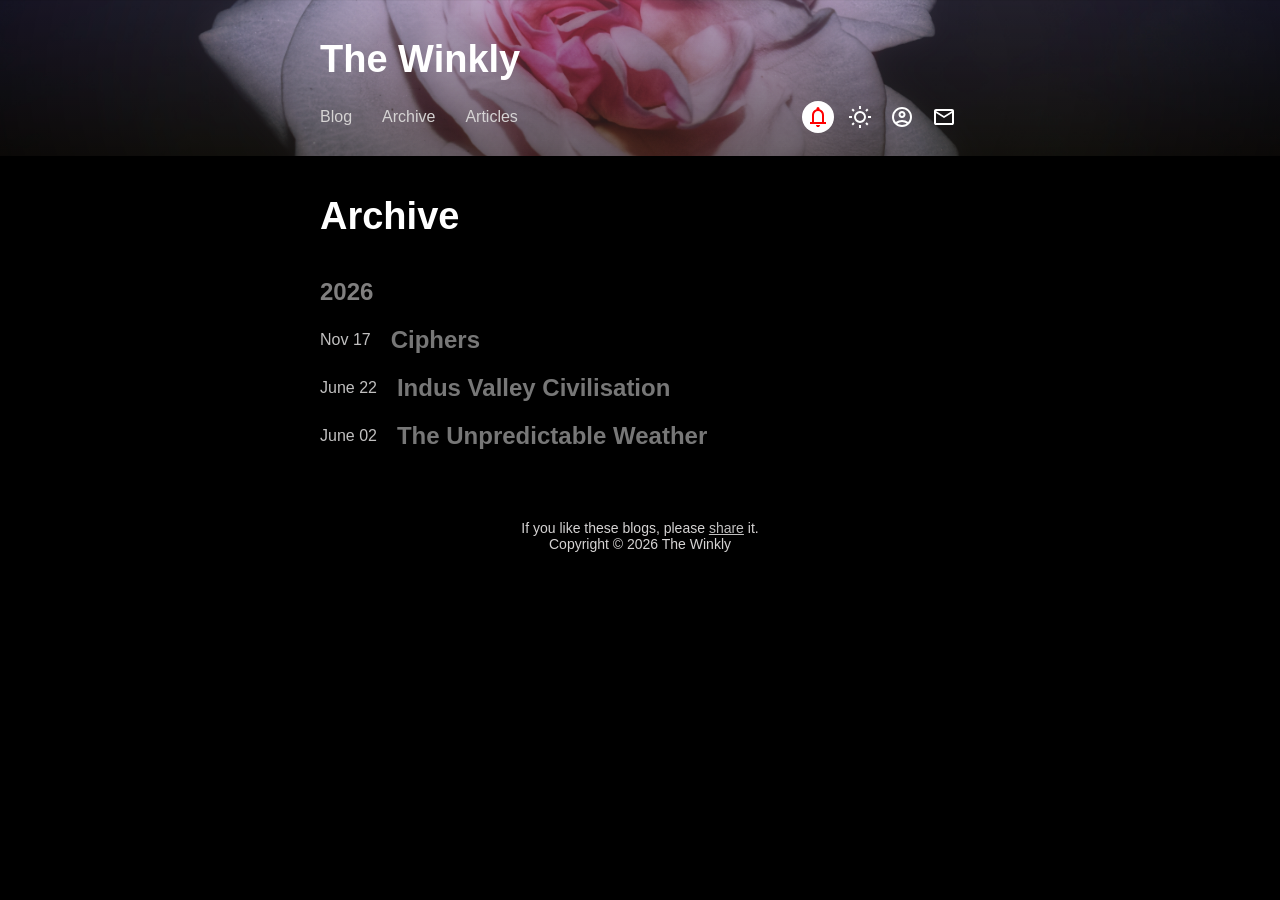
<file: archive.html>
<!DOCTYPE html>
<html lang="en">
<head>
    <meta charset="UTF-8">
    <meta name="viewport" content="width=device-width, initial-scale=1.0">
    <title>The Winkly | Archive</title>
    <link rel="stylesheet" href="style.css">
    <link rel="preconnect" href="https://fonts.googleapis.com">
    <link rel="preconnect" href="https://fonts.gstatic.com" crossorigin>
    <link href="https://fonts.googleapis.com/css2?family=Monoton&family=Syne+Mono&display=swap" rel="stylesheet">
    <script src="script.js"></script>
</head>
<body>
    <header>
        <nav>
            <div class="logo"><h1>The Winkly</h1></div>
            <div class="navbar">
                <ul class="pages">
                    <li onclick="window.location.href='index.html'">Blog</li>
                    <li onclick="window.location.href='archive.html'">Archive</li>
                    <li onclick="window.location.href='articles.html'">Articles</li>
                </ul>
                <div class="utilities">
                    <img src="noti.svg" alt="Subscribe" id="noti" onclick="window.location.href='https://docs.google.com/forms/d/e/1FAIpQLSf-FxxfRynsSlaCqUejWubOhIvOZVjGxUOXc9jq8mhqQ_Q3cA/viewform?usp=header'">
                    <img src="white.svg" alt="Dark-White Mode" id="dark-white" onclick="darkWhite()">
                    <img src="profile.svg" alt="Dark-White Mode" id="profile" onclick="window.location.href='profile.html'">
                    <img src="mail.svg" alt="Mail to me" id="dark-white" onclick="window.location.href = 'mailto:anubhabmukherjee2001@icloud.com'">
                </div>
            </div>
        </nav>
    </header>
    <main>
        <h1>Archive</h1>
        <ul class="archive-unit">
            <li class="years"><h2>2026</h2></li>
            <ul class="blog-unit">
                <li class="blogs">Nov 17 <bl onclick="window.location.href='index.html'">Ciphers</bl></li>
                <li class="blogs">June 22 <bl onclick="window.location.href='blog1.html'">Indus Valley Civilisation</bl></li>
                <li class="blogs">June 02 <bl onclick="window.location.href='blog0.html'">The Unpredictable Weather</bl></li>
            </ul>
        </ul>
    </main>
    <footer>
        <div class="share-blog">If you like these blogs, please <share onclick="copyLink('https://anubhab2001-stack.github.io/thewinkly/index.html')">share</share> it.</div>
        <div class="copyright">Copyright &copy; 2026 The Winkly</div>
    </footer>
</body>
</html>
</file>
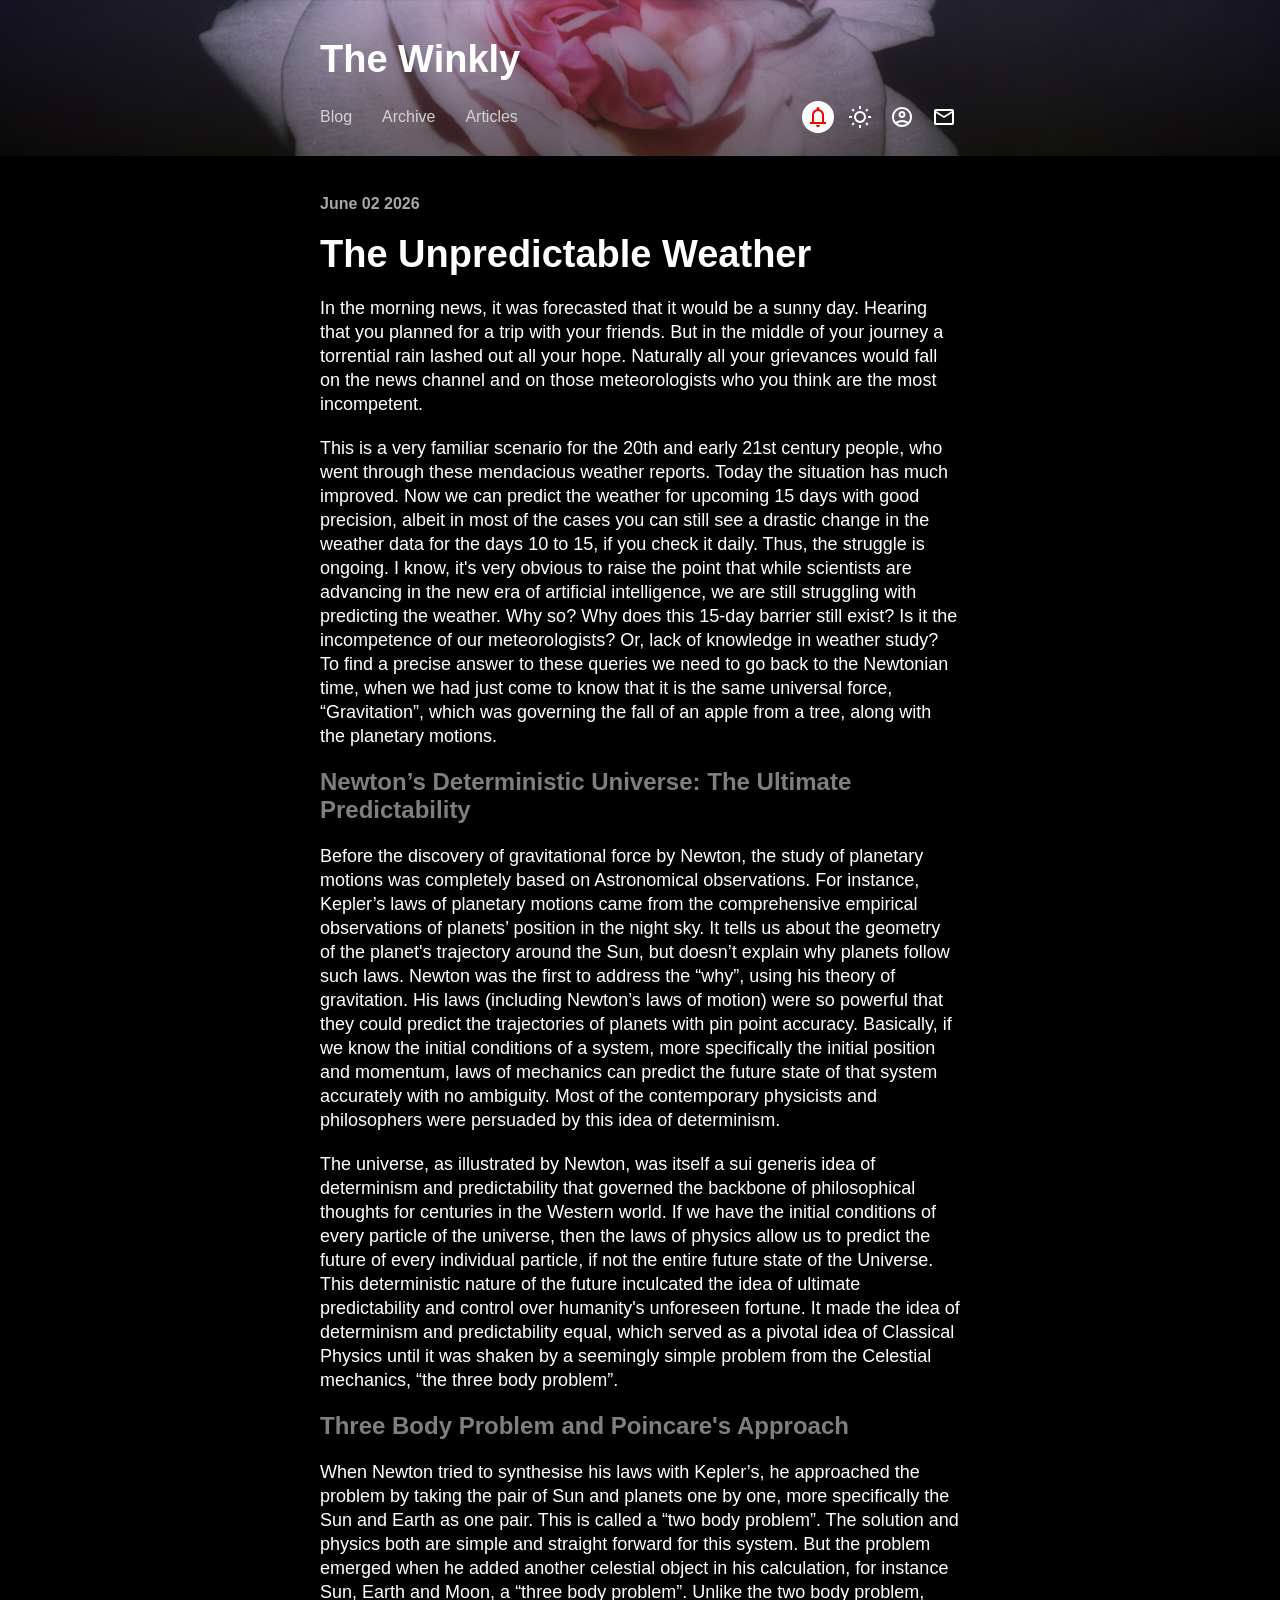
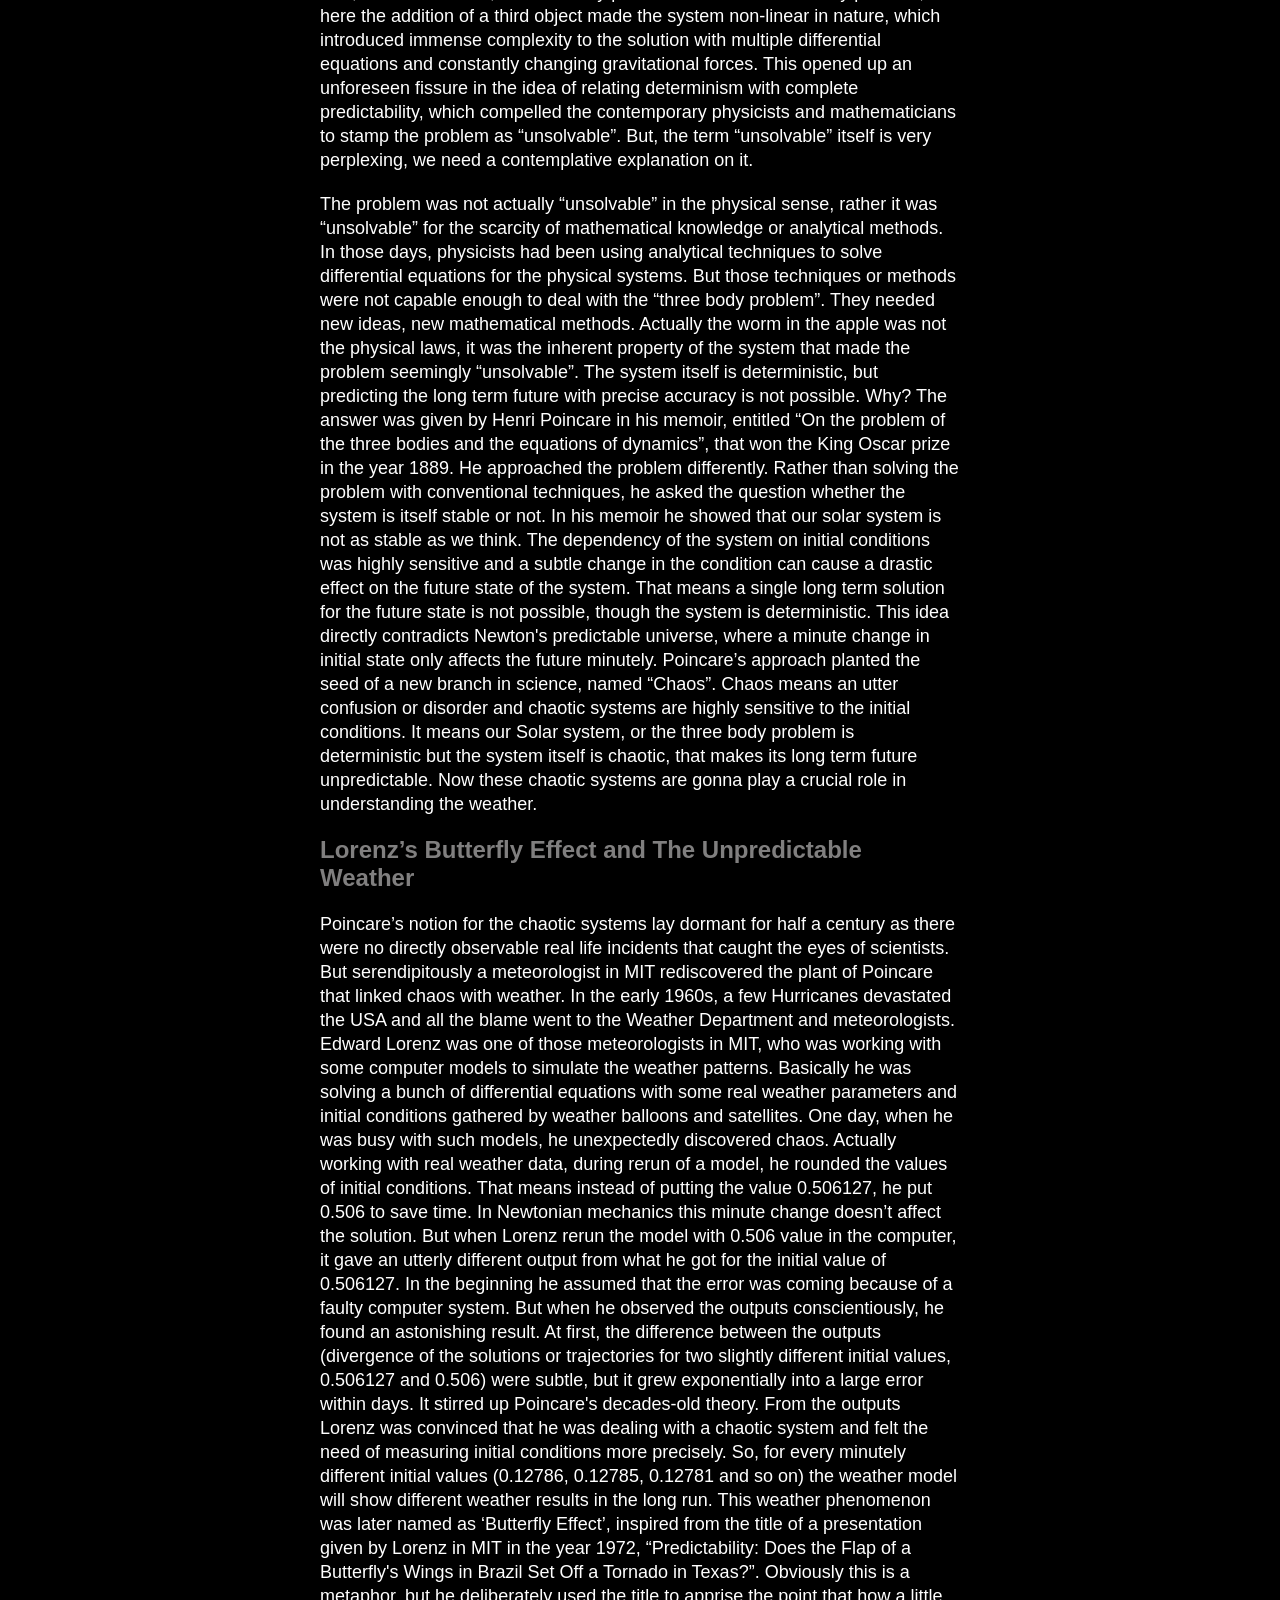
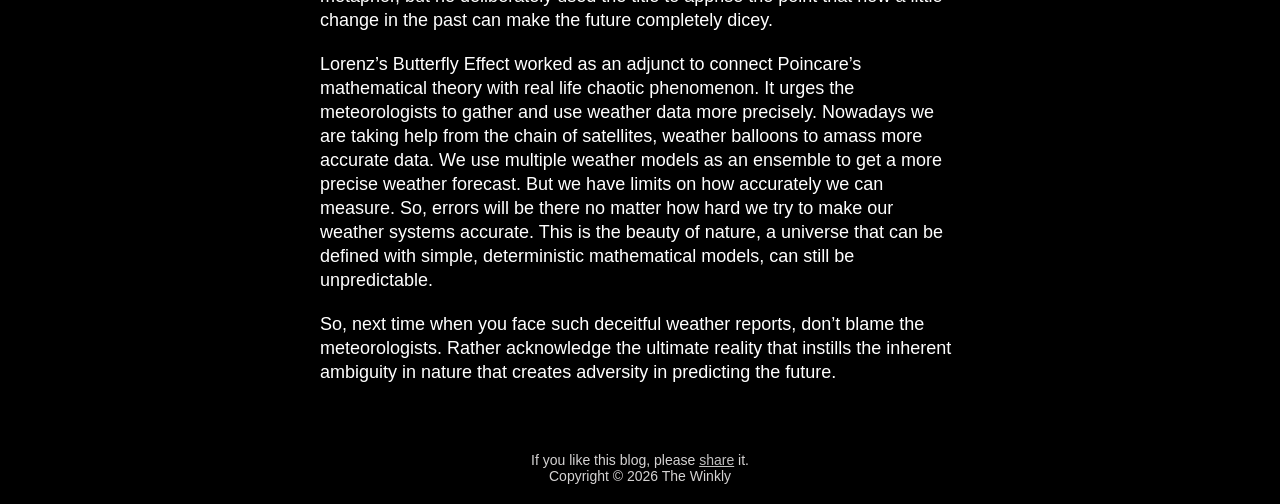
<file: blog0.html>
<!DOCTYPE html>
<html lang="en">
<head>
    <meta charset="UTF-8">
    <meta name="viewport" content="width=device-width, initial-scale=1.0">
    <title>The Winkly | The Unpredictable Weather</title>
    <link rel="stylesheet" href="style.css">
    <link rel="preconnect" href="https://fonts.googleapis.com">
    <link rel="preconnect" href="https://fonts.gstatic.com" crossorigin>
    <link href="https://fonts.googleapis.com/css2?family=Monoton&family=Syne+Mono&display=swap" rel="stylesheet">
    <script src="script.js"></script>
</head>
<body>
    <header>
        <nav>
            <div class="logo" onclick="window.location.href='index.html'"><h1>The Winkly</h1></div>
            <div class="navbar">
                <ul class="pages">
                    <li onclick="window.location.href='index.html'">Blog</li>
                    <li onclick="window.location.href='archive.html'">Archive</li>
                    <li onclick="window.location.href='articles.html'">Articles</li>
                </ul>
                <div class="utilities">
                    <img src="noti.svg" alt="Subscribe" id="noti" onclick="window.location.href='https://docs.google.com/forms/d/e/1FAIpQLSf-FxxfRynsSlaCqUejWubOhIvOZVjGxUOXc9jq8mhqQ_Q3cA/viewform?usp=header'">
                    <img src="white.svg" alt="Dark-White Mode" id="dark-white" onclick="darkWhite()">
                    <img src="profile.svg" alt="Dark-White Mode" id="profile" onclick="window.location.href='profile.html'">
                    <img src="mail.svg" alt="Mail to me" id="dark-white" onclick="window.location.href = 'mailto:anubhabmukherjee2001@icloud.com'">
                </div>
            </div>
        </nav>
    </header>
    <main>
        <div class="blog-section">
            <h3>June 02 2026</h3>
            <h1 id="blog-title">The Unpredictable Weather</h1>
            <p>In the morning news, it was forecasted that it would be a sunny day. Hearing that you planned for a trip with your friends. But in the middle of your journey a torrential rain lashed out all your hope. Naturally all your grievances would fall on the news channel and on those meteorologists who you think are the most incompetent.</p>
            <p>This is a very familiar scenario for the 20th and early 21st century people, who went through these mendacious weather reports. Today the situation has much improved. Now we can predict the weather for upcoming 15 days with good precision, albeit in most of the cases you can still see a drastic change in the weather data for the days 10 to 15, if you check it daily. Thus, the struggle is ongoing. I know, it's very obvious to raise the point that while scientists are advancing in the new era of artificial intelligence, we are still struggling with predicting the weather. Why so? Why does this 15-day barrier still exist? Is it the incompetence of our meteorologists? Or, lack of knowledge in weather study? To find a precise answer to these queries we need to go back to the Newtonian time, when we had just come to know that it is the same universal force, “Gravitation”, which was governing the fall of an apple from a tree, along with the planetary motions.</p>
            <h2>Newton’s Deterministic Universe: The Ultimate Predictability</h2>
            <p>Before the discovery of gravitational force by Newton, the study of planetary motions was completely based on Astronomical observations. For instance, Kepler’s laws of planetary motions came from the comprehensive empirical observations of planets’ position in the night sky. It tells us about the geometry of the planet's trajectory around the Sun, but doesn’t explain why planets follow such laws. Newton was the first to address the “why”, using his theory of gravitation. His laws (including Newton’s laws of motion) were so powerful that they could predict the trajectories of planets with pin point accuracy. Basically, if we know the initial conditions of a system, more specifically the initial position and momentum, laws of mechanics can predict the future state of that system accurately with no ambiguity. Most of the contemporary physicists and philosophers were persuaded by this idea of determinism.</p>
            <p>The universe, as illustrated by Newton, was itself a sui generis idea of determinism and predictability that governed the backbone of philosophical thoughts for centuries in the Western world. If we have the initial conditions of every particle of the universe, then the laws of physics allow us to predict the future of every individual particle, if not the entire future state of the Universe. This deterministic nature of the future inculcated the idea of ultimate predictability and control over humanity's unforeseen fortune. It made the idea of determinism and predictability equal, which served as a pivotal idea of Classical Physics until it was shaken by a seemingly simple problem from the Celestial mechanics, “the three body problem”.</p>
            <h2>Three Body Problem and Poincare's Approach</h2>
            <p>When Newton tried to synthesise his laws with Kepler’s, he approached the problem by taking the pair of Sun and planets one by one, more specifically the Sun and Earth as one pair. This is called a “two body problem”. The solution and physics both are simple and straight forward for this system. But the problem emerged when he added another celestial object in his calculation, for instance Sun, Earth and Moon, a “three body problem”. Unlike the two body problem, here the addition of a third object made the system non-linear in nature, which introduced immense complexity to the solution with multiple differential equations and constantly changing gravitational forces. This opened up an unforeseen fissure in the idea of relating determinism with complete predictability, which compelled the contemporary physicists and mathematicians to stamp the problem as “unsolvable”. But, the term “unsolvable” itself is very perplexing, we need a contemplative explanation on it.</p>
            <p>The problem was not actually “unsolvable” in the physical sense, rather it was “unsolvable” for the scarcity of mathematical knowledge or analytical methods. In those days, physicists had been using analytical techniques to solve differential equations for the physical systems. But those techniques or methods were not capable enough to deal with the “three body problem”. They needed new ideas, new mathematical methods. Actually the worm in the apple was not the physical laws, it was the inherent property of the system that made the problem seemingly “unsolvable”. The system itself is deterministic, but predicting the long term future with precise accuracy is not possible. Why? The answer was given by Henri Poincare in his memoir, entitled “On the problem of the three bodies and the equations of dynamics”, that won the King Oscar prize in the year 1889. He approached the problem differently. Rather than solving the problem with conventional techniques, he asked the question whether the system is itself stable or not. In his memoir he showed that our solar system is not as stable as we think. The dependency of the system on initial conditions was highly sensitive and a subtle change in the condition can cause a drastic effect on the future state of the system. That means a single long term solution for the future state is not possible, though the system is deterministic. This idea directly contradicts Newton's predictable universe, where a minute change in initial state only affects the future minutely. Poincare’s approach planted the seed of a new branch in science, named “Chaos”. Chaos means an utter confusion or disorder and chaotic systems are highly sensitive to the initial conditions. It means our Solar system, or the three body problem is deterministic but the system itself is chaotic, that makes its long term future unpredictable. Now these chaotic systems are gonna play a crucial role in understanding the weather.</p>
            <h2>Lorenz’s Butterfly Effect and The Unpredictable Weather</h2>
            <p>Poincare’s notion for the chaotic systems lay dormant for half a century as there were no directly observable real life incidents that caught the eyes of scientists. But serendipitously a meteorologist in MIT rediscovered the plant of Poincare that linked chaos with weather. In the early 1960s, a few Hurricanes devastated the USA and all the blame went to the Weather Department and meteorologists. Edward Lorenz was one of those meteorologists in MIT, who was working with some computer models to simulate the weather patterns. Basically he was solving a bunch of differential equations with some real weather parameters and initial conditions gathered by weather balloons and satellites. One day, when he was busy with such models, he unexpectedly discovered chaos. Actually working with real weather data, during rerun of a model, he rounded the values of initial conditions. That means instead of putting the value 0.506127, he put 0.506 to save time. In Newtonian mechanics this minute change doesn’t affect the solution. But when Lorenz rerun the model with 0.506 value in the computer, it gave an utterly different output from what he got for the initial value of 0.506127. In the beginning he assumed that the error was coming because of a faulty computer system. But when he observed the outputs conscientiously, he found an astonishing result. At first, the difference between the outputs (divergence of the solutions or trajectories for two slightly different initial values, 0.506127 and 0.506) were subtle, but it grew exponentially into a large error within days. It stirred up Poincare's decades-old theory. From the outputs Lorenz was convinced that he was dealing with a chaotic system and felt the need of measuring initial conditions more precisely. So, for every minutely different initial values (0.12786, 0.12785, 0.12781 and so on) the weather model will show different weather results in the long run. This weather phenomenon was later named as ‘Butterfly Effect’, inspired from the title of a presentation given by Lorenz in MIT in the year 1972, “Predictability: Does the Flap of a Butterfly's Wings in Brazil Set Off a Tornado in Texas?”. Obviously this is a metaphor, but he deliberately used the title to apprise the point that how a little change in the past can make the future completely dicey.</p>
            <p>Lorenz’s Butterfly Effect worked as an adjunct to connect Poincare’s mathematical theory with real life chaotic phenomenon. It urges the meteorologists to gather and use weather data more precisely. Nowadays we are taking help from the chain of satellites, weather balloons to amass more accurate data. We use multiple weather models as an ensemble to get a more precise weather forecast. But we have limits on how accurately we can measure. So, errors will be there no matter how hard we try to make our weather systems accurate. This is the beauty of nature, a universe that can be defined with simple, deterministic mathematical models, can still be unpredictable.</p>
            <p>So, next time when you face such deceitful weather reports, don’t blame the meteorologists. Rather acknowledge the ultimate reality that instills the inherent ambiguity in nature that creates adversity in predicting the future.</p>
        </div>
    </main>
    <footer>
        <div class="share-blog">If you like this blog, please <share onclick="copyLink('https://anubhab2001-stack.github.io/thewinkly/blog0.html')">share</share> it.</div>
        <div class="copyright">Copyright &copy; 2026 The Winkly</div>
    </footer>
</body>
</html>
</file>
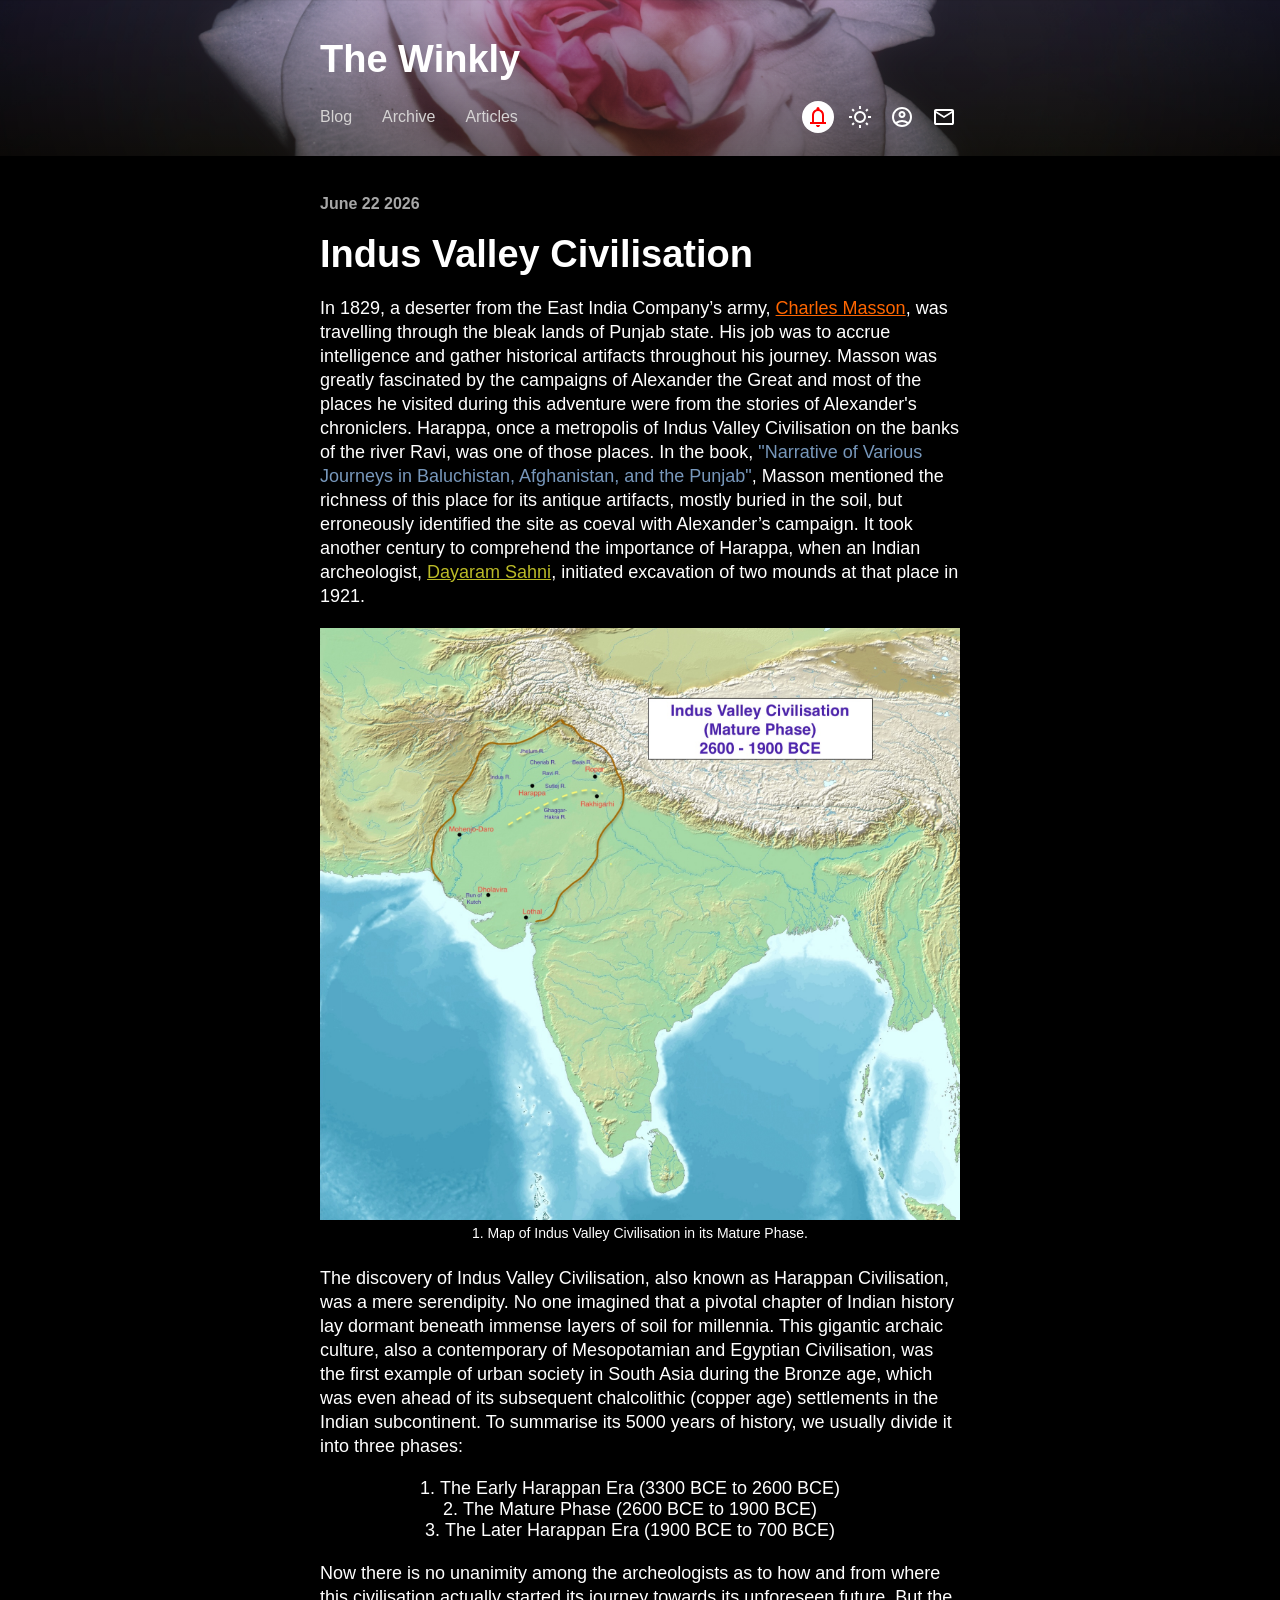
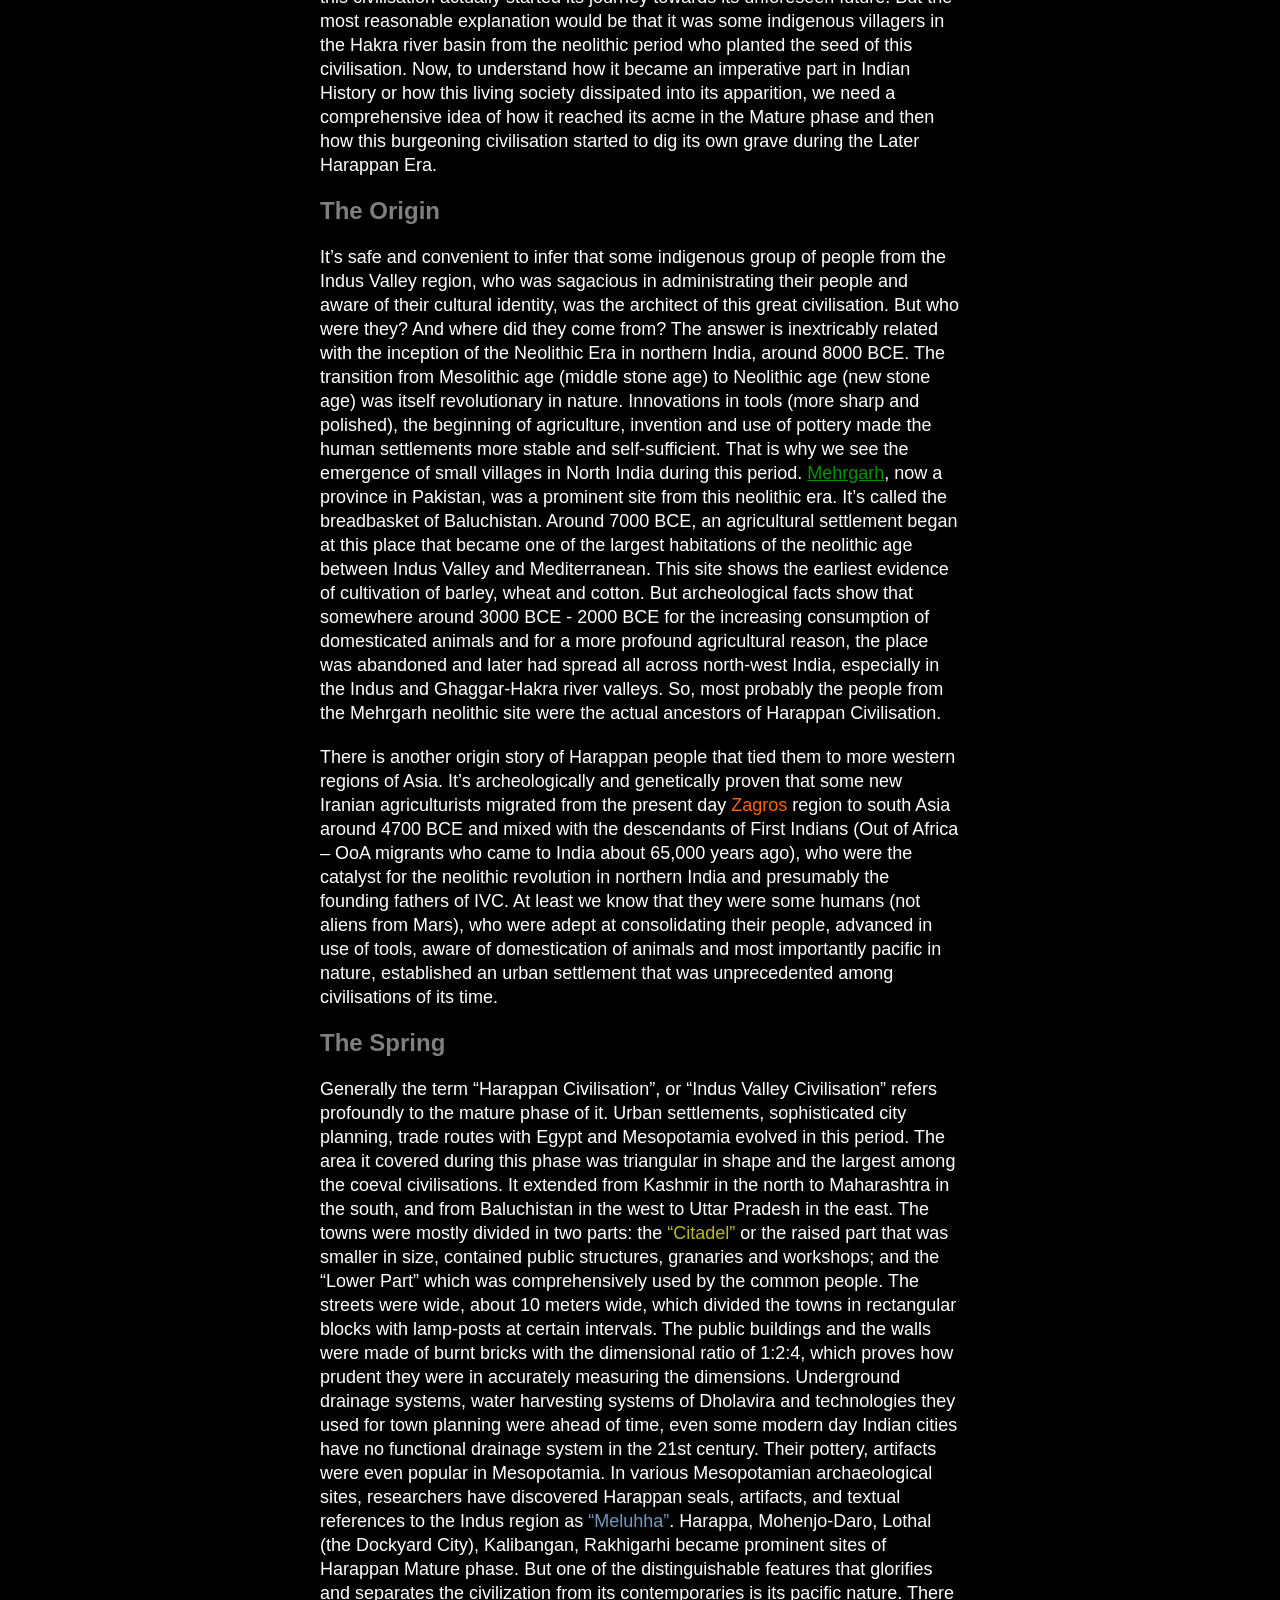
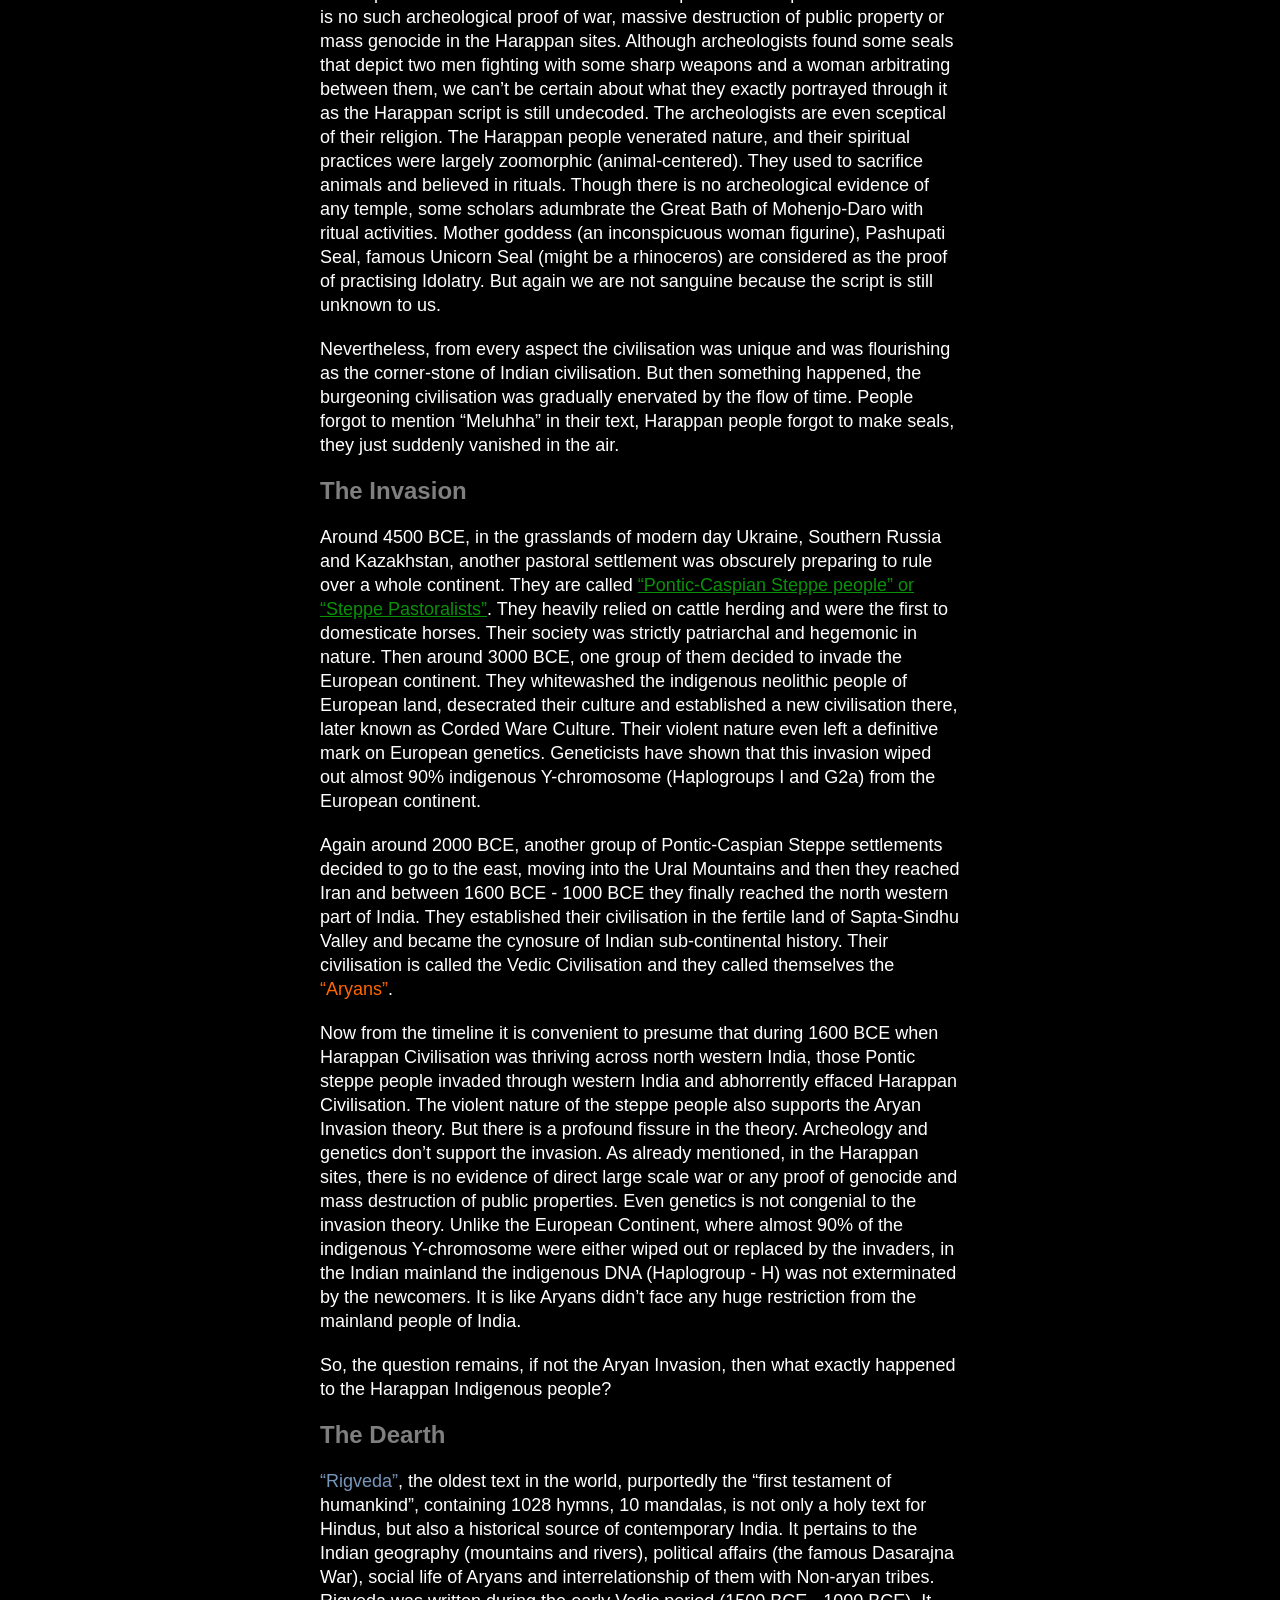
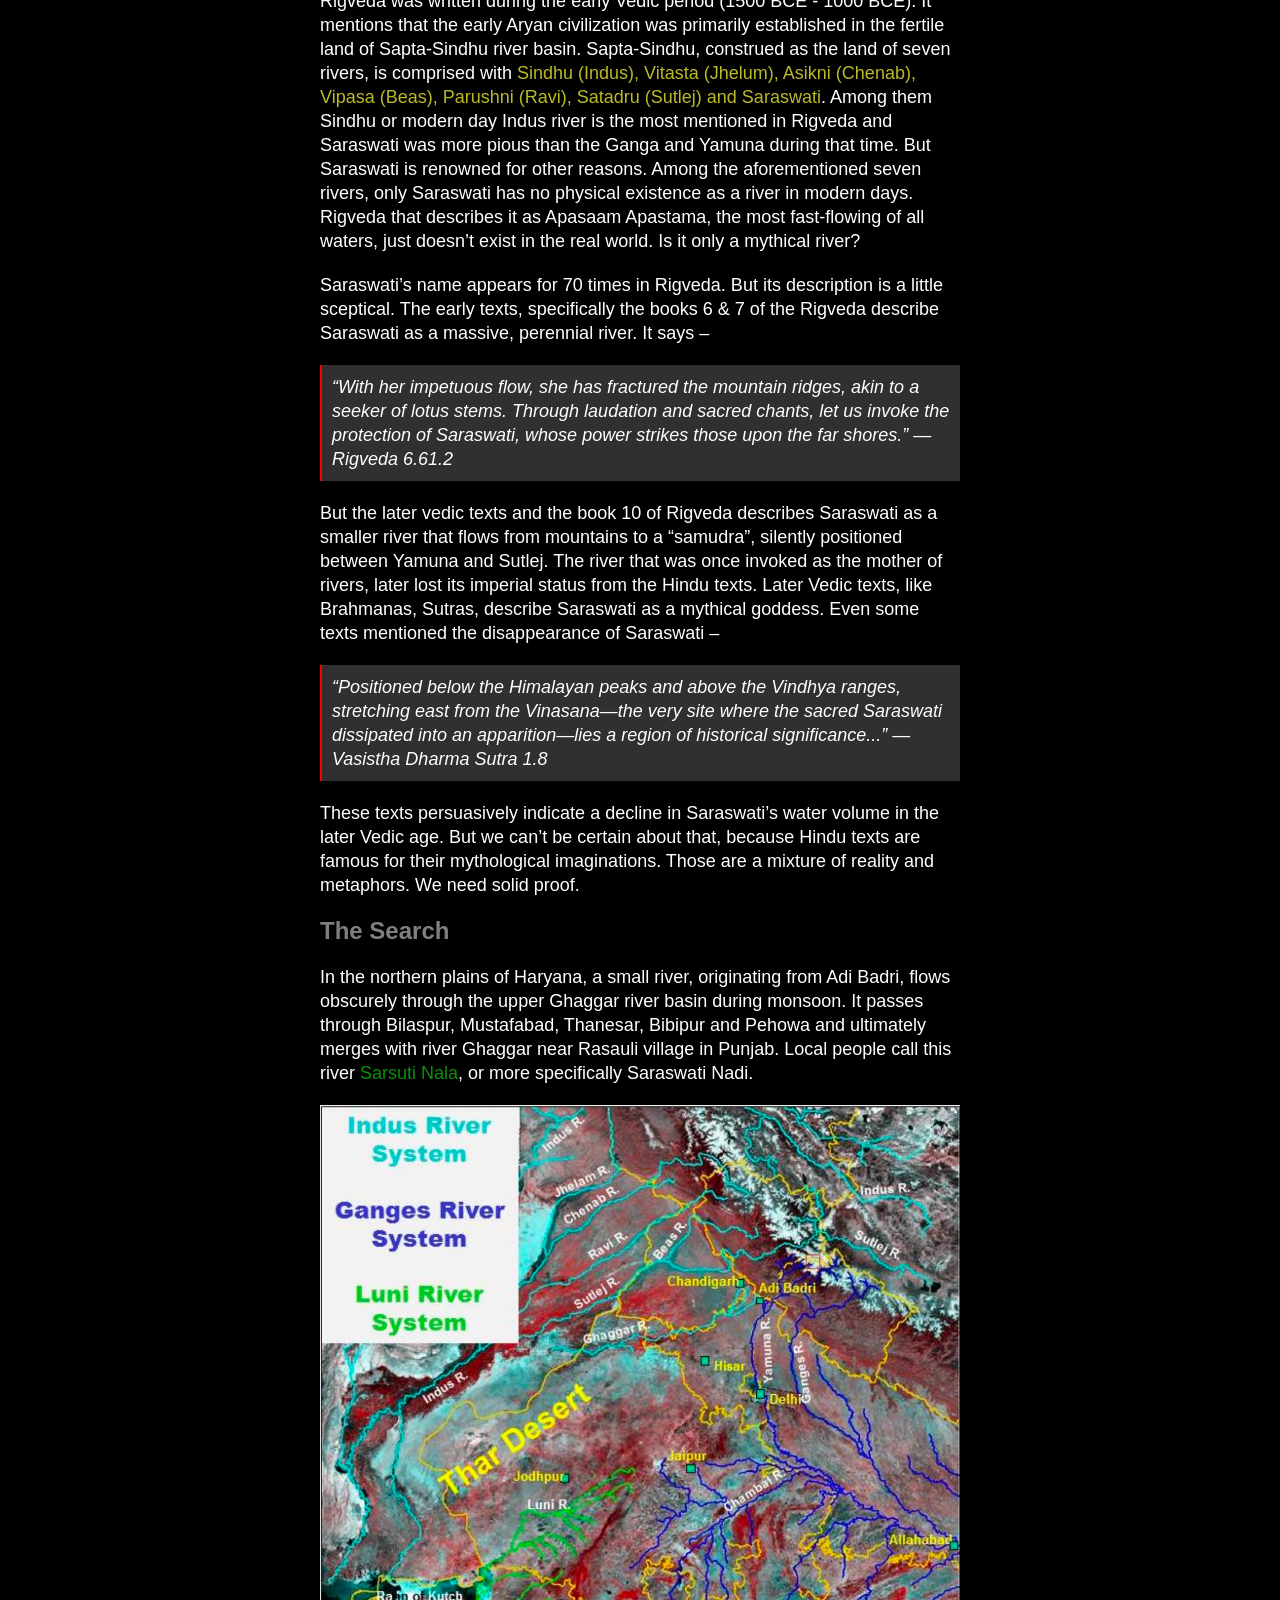
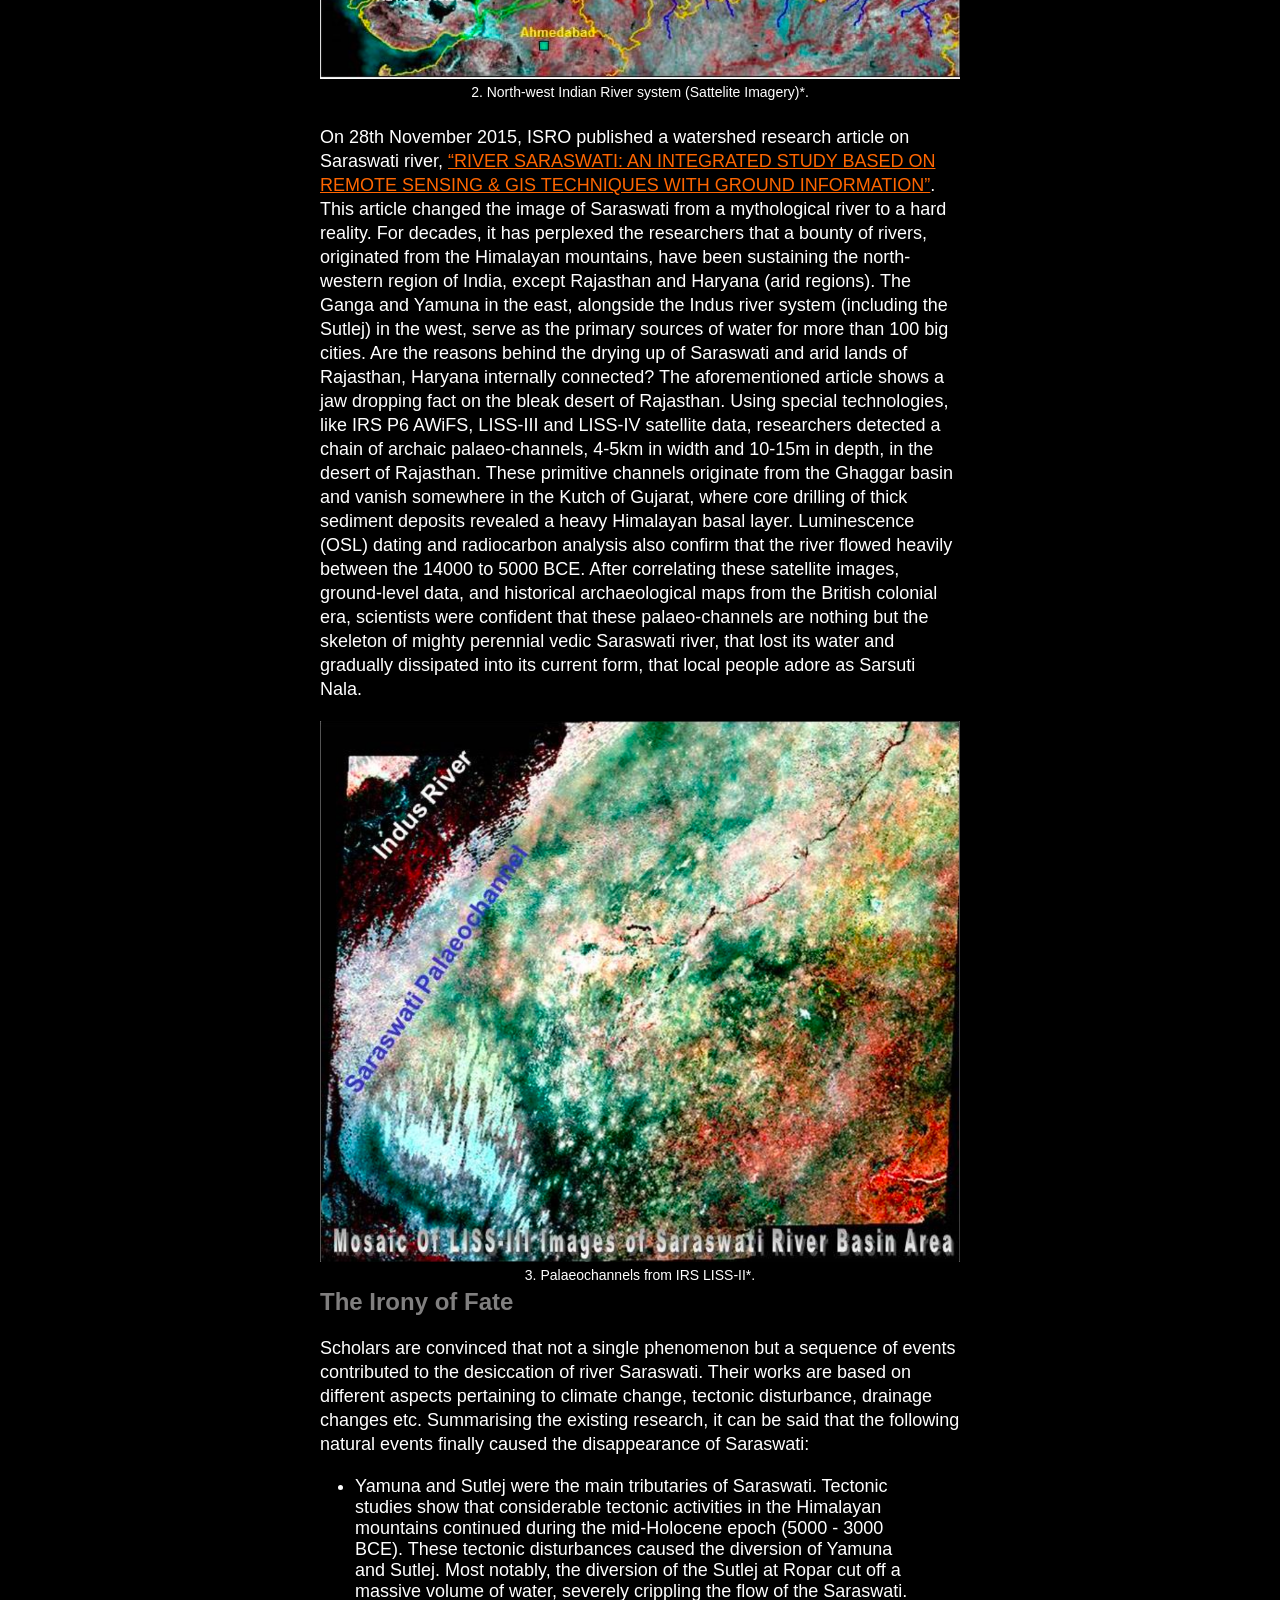
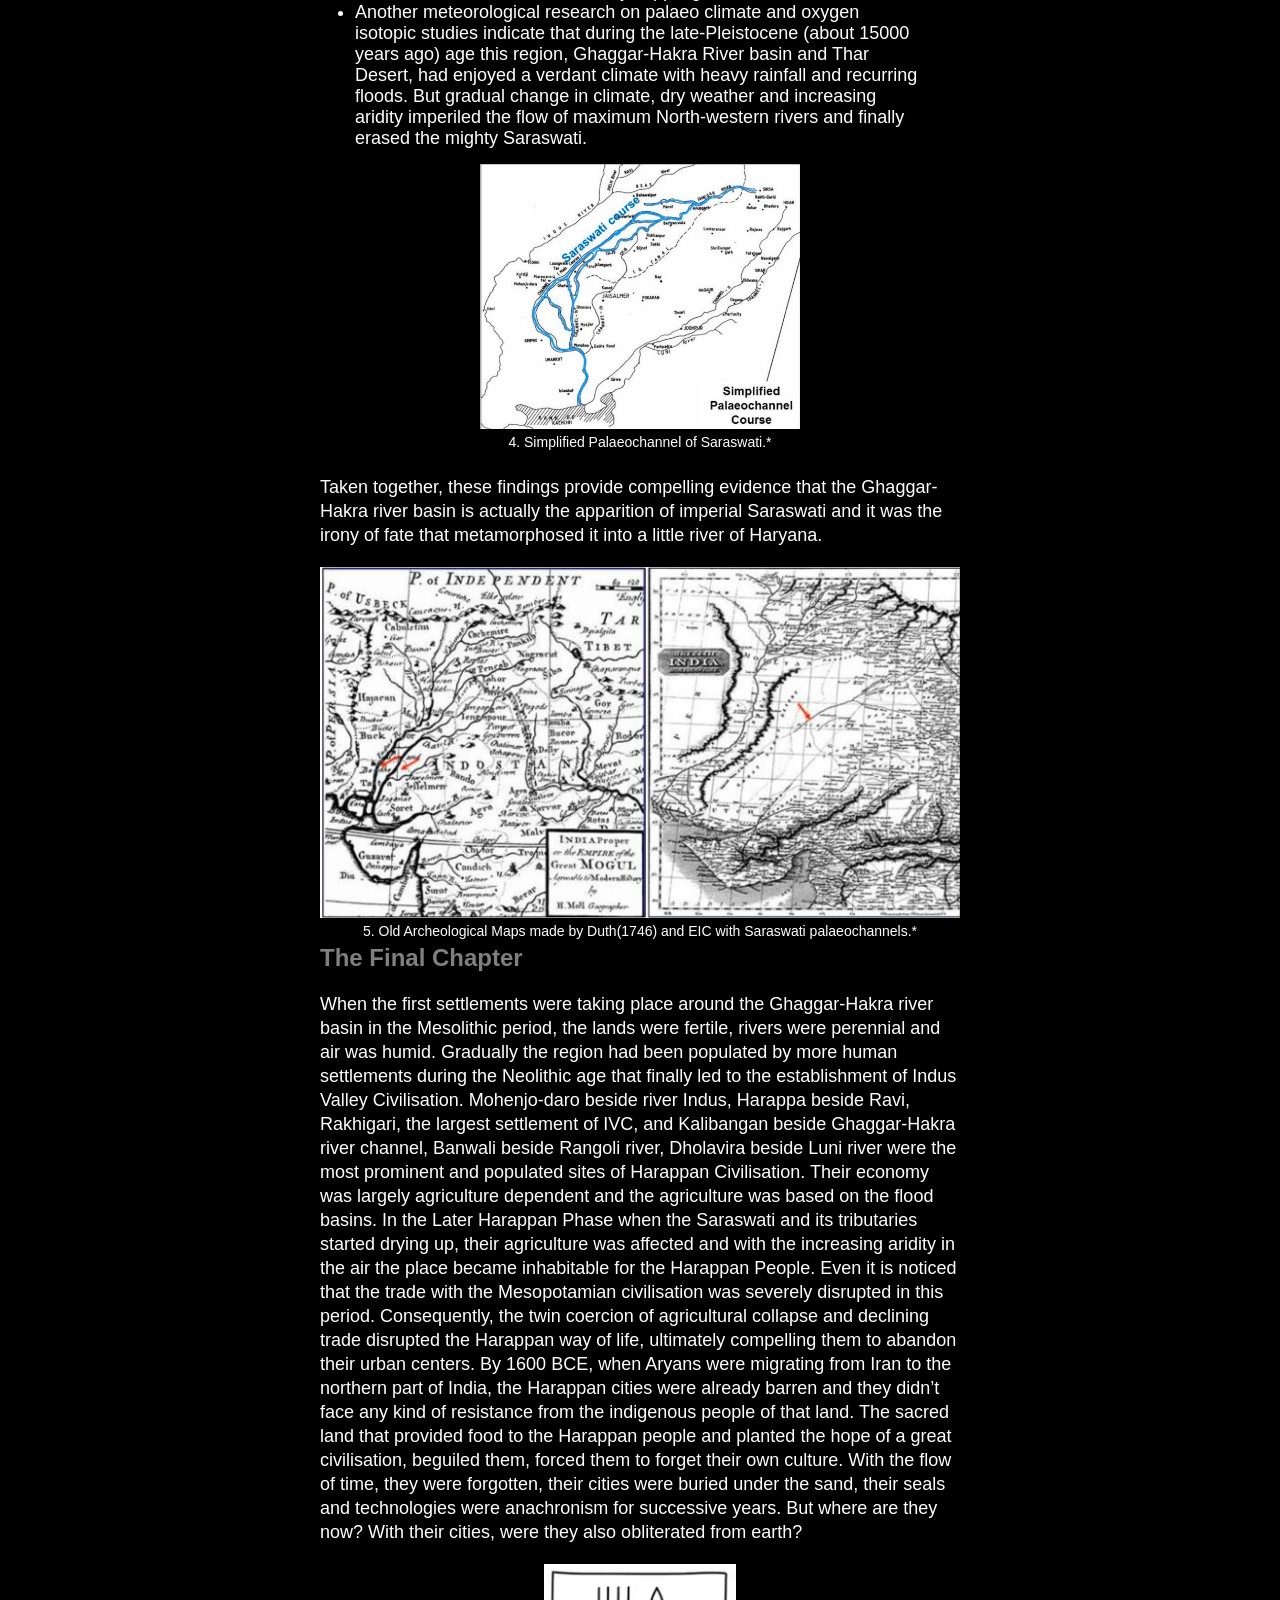
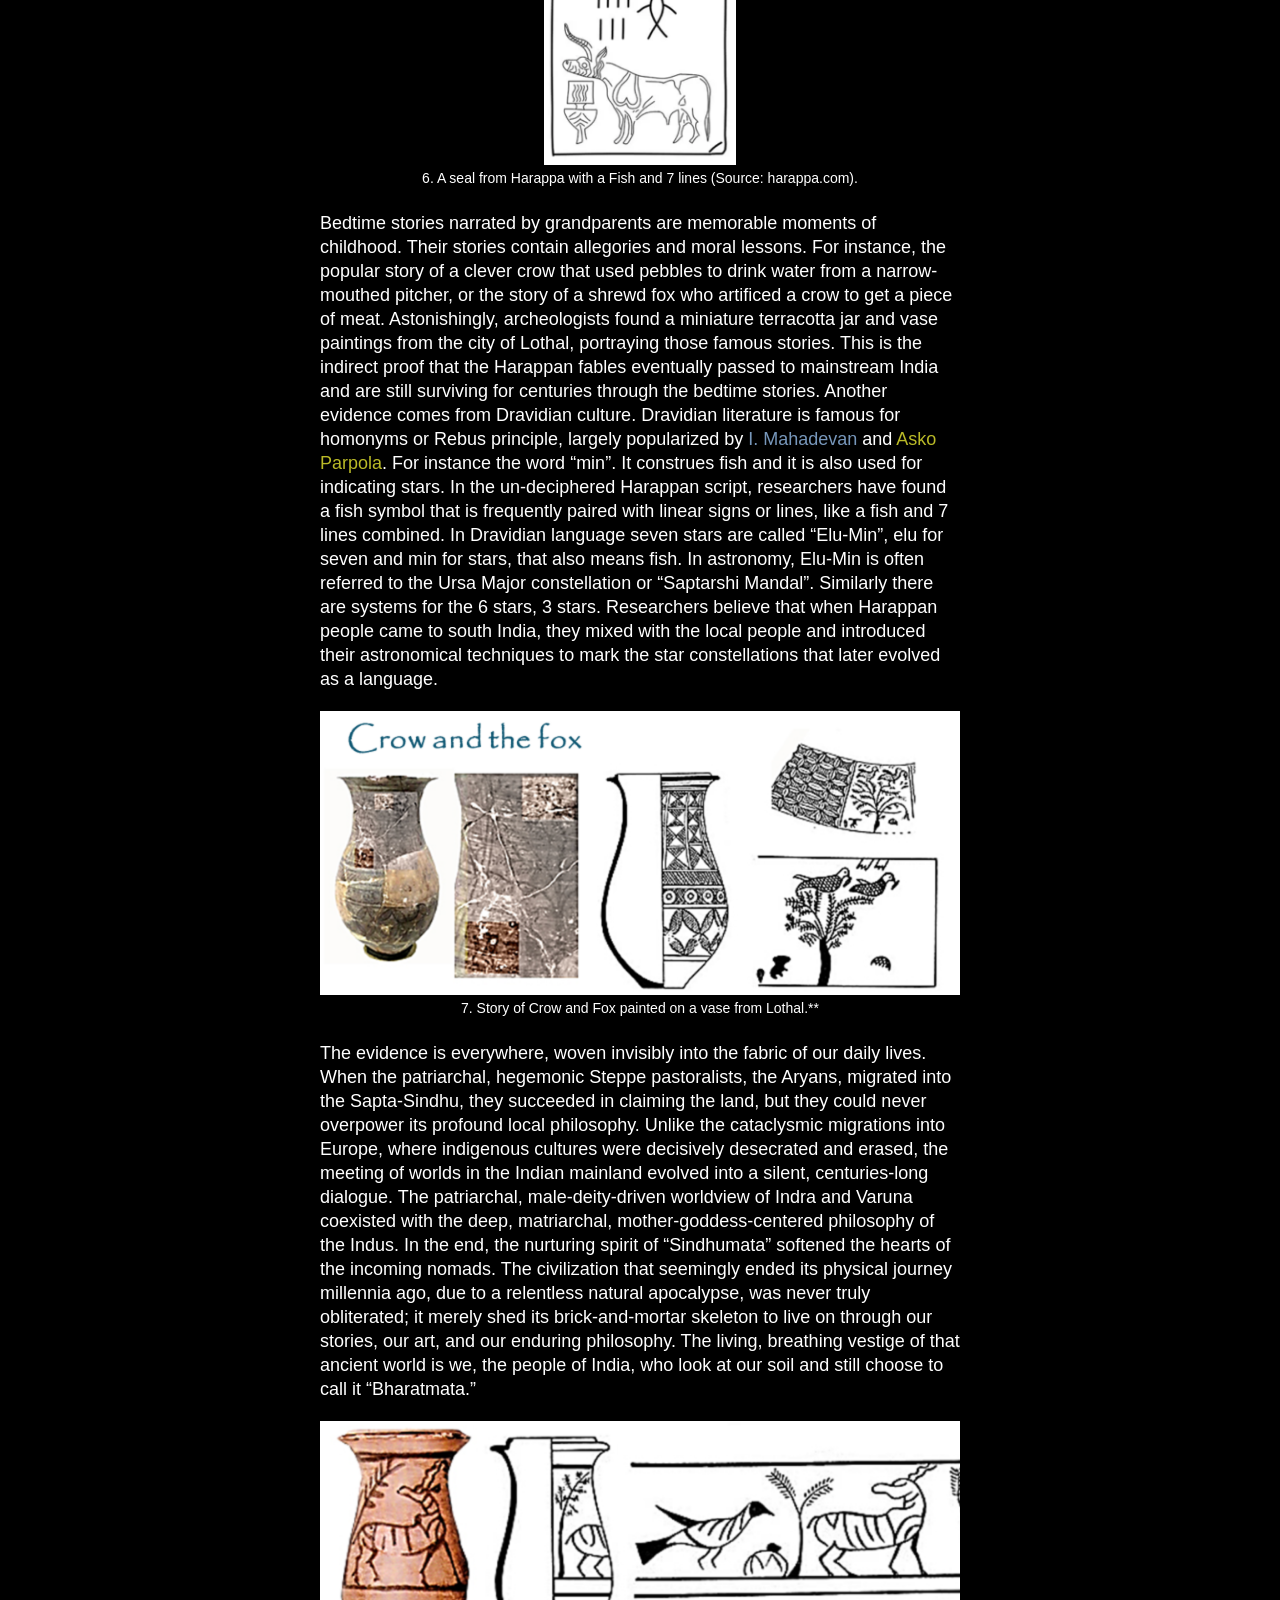
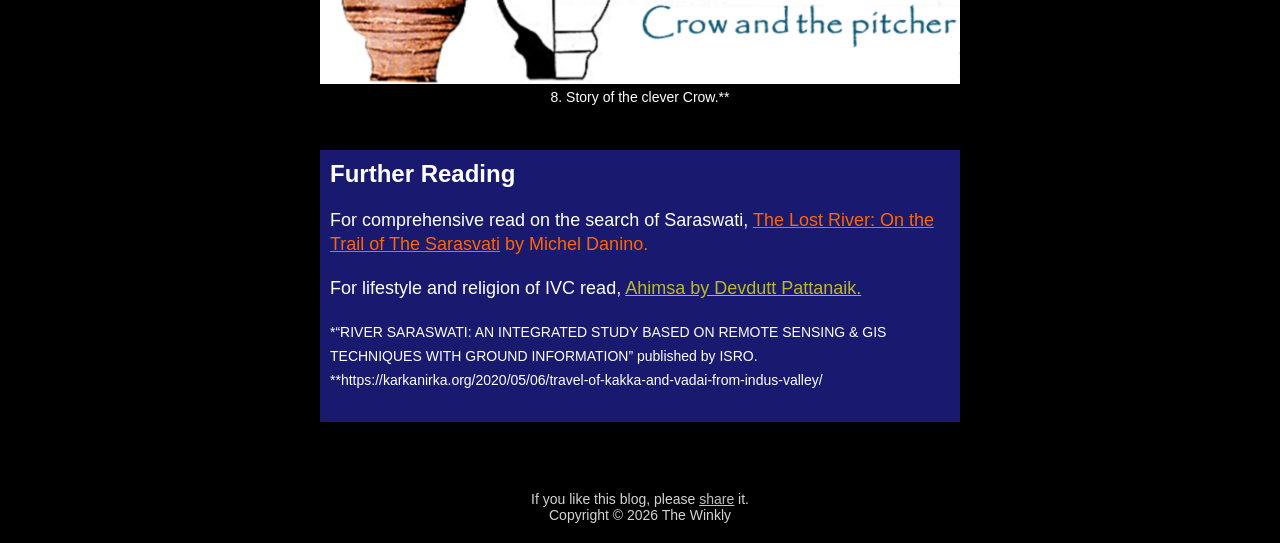
<file: blog1.html>
<!DOCTYPE html>
<html lang="en">
<head>
    <meta charset="UTF-8">
    <meta name="viewport" content="width=device-width, initial-scale=1.0">
    <title>The Winkly | The Indus Valley Civilisation</title>
    <link rel="stylesheet" href="style.css">
    <link rel="preconnect" href="https://fonts.googleapis.com">
    <link rel="preconnect" href="https://fonts.gstatic.com" crossorigin>
    <link href="https://fonts.googleapis.com/css2?family=Monoton&family=Syne+Mono&display=swap" rel="stylesheet">
    <script src="script.js"></script>
</head>
<body>
    <header>
        <nav>
            <div class="logo" onclick="window.location.href='index.html'"><h1>The Winkly</h1></div>
            <div class="navbar">
                <ul class="pages">
                    <li onclick="window.location.href='index.html'">Blog</li>
                    <li onclick="window.location.href='archive.html'">Archive</li>
                    <li onclick="window.location.href='articles.html'">Articles</li>
                </ul>
                <div class="utilities">
                    <img src="noti.svg" alt="Subscribe" id="noti" onclick="window.location.href='https://docs.google.com/forms/d/e/1FAIpQLSf-FxxfRynsSlaCqUejWubOhIvOZVjGxUOXc9jq8mhqQ_Q3cA/viewform?usp=header'">
                    <img src="white.svg" alt="Dark-White Mode" id="dark-white" onclick="darkWhite()">
                    <img src="profile.svg" alt="Dark-White Mode" id="profile" onclick="window.location.href='profile.html'">
                    <img src="mail.svg" alt="Mail to me" id="dark-white" onclick="window.location.href = 'mailto:anubhabmukherjee2001@icloud.com'">
                </div>
            </div>
        </nav>
    </header>
    <main>
        <div class="blog-section">
            <h3>June 22 2026</h3>
            <h1 id="blog-title">Indus Valley Civilisation</h1>
            <p>In 1829, a deserter from the East India Company’s army, <rc><clink onclick="window.location.href='https://en.wikipedia.org/wiki/Charles_Masson'">Charles Masson</clink></rc>, was travelling through the bleak lands of Punjab state. His job was to accrue intelligence and gather historical artifacts throughout his journey. Masson was greatly fascinated by the campaigns of Alexander the Great and most of the places he visited during this adventure were from the stories of Alexander's chroniclers. Harappa, once a metropolis of Indus Valley Civilisation on the banks of the river Ravi, was one of those places. In the book, <bc>"Narrative of Various Journeys in Baluchistan, Afghanistan, and the Punjab"</bc>, Masson mentioned the richness of this place for its antique artifacts, mostly buried in the soil, but erroneously identified the site as coeval with Alexander’s campaign. It took another century to comprehend the importance of Harappa, when an Indian archeologist, <yc><clink onclick="window.location.href='https://en.wikipedia.org/wiki/Daya_Ram_Sahni'">Dayaram Sahni</clink></yc>, initiated excavation of two mounds at that place in 1921.</p>
            <figure>
                <img src="blog1-0.jpg" alt="Indus Valley Civilisation Map">
                <figcaption>1. Map of Indus Valley Civilisation in its Mature Phase.</figcaption>
            </figure>
            <p>The discovery of Indus Valley Civilisation, also known as Harappan Civilisation, was a mere serendipity. No one imagined that a pivotal chapter of Indian history lay dormant beneath immense layers of soil for millennia. This gigantic archaic culture, also a contemporary of Mesopotamian and Egyptian Civilisation, was the first example of urban society in South Asia during the Bronze age, which was even ahead of its subsequent chalcolithic (copper age) settlements in the Indian subcontinent. To summarise its 5000 years of history, we usually divide it into three phases:</p>
            <ol id="blog-list">
                <li>The Early Harappan Era (3300 BCE to 2600 BCE)</li>
                <li>The Mature Phase (2600 BCE to 1900 BCE)</li>
                <li>The Later Harappan Era (1900 BCE to 700 BCE)</li>
            </ol>
            <p>Now there is no unanimity among the archeologists as to how and from where this civilisation actually started its journey towards its unforeseen future. But the most reasonable explanation would be that it was some indigenous villagers in the Hakra river basin from the neolithic period who planted the seed of this civilisation. Now, to understand how it became an imperative part in Indian History or how this living society dissipated into its apparition, we need a comprehensive idea of how it reached its acme in the Mature phase and then how this burgeoning civilisation started to dig its own grave during the Later Harappan Era.</p>
            <h2>The Origin</h2>
            <p>It’s safe and convenient to infer that some indigenous group of people from the Indus Valley region, who was sagacious in administrating their people and aware of their cultural identity, was the architect of this great civilisation. But who were they? And where did they come from? The answer is inextricably related with the inception of the Neolithic Era in northern India, around 8000 BCE. The transition from Mesolithic age (middle stone age) to Neolithic age (new stone age) was itself revolutionary in nature. Innovations in tools (more sharp and polished), the beginning of agriculture, invention and use of pottery made the human settlements more stable and self-sufficient. That is why we see the emergence of small villages in North India during this period. <gc><clink onclick="window.location.href='https://whc.unesco.org/en/tentativelists/1876/'">Mehrgarh</clink></gc>, now a province in Pakistan, was a prominent site from this neolithic era. It’s called the breadbasket of Baluchistan. Around 7000 BCE, an agricultural settlement began at this place that became one of the largest habitations of the neolithic age between Indus Valley and Mediterranean. This site shows the earliest evidence of cultivation of barley, wheat and cotton. But archeological facts show that somewhere around 3000 BCE - 2000 BCE for the increasing consumption of domesticated animals and for a more profound agricultural reason, the place was abandoned and later had spread all across north-west India, especially in the Indus and Ghaggar-Hakra river valleys. So, most probably the people from the Mehrgarh neolithic site were the actual ancestors of Harappan Civilisation.</p>
            <p>There is another origin story of Harappan people that tied them to more western regions of Asia. It’s archeologically and genetically proven that some new Iranian agriculturists migrated from the present day <rc>Zagros</rc> region to south Asia around 4700 BCE and mixed with the descendants of First Indians (Out of Africa – OoA migrants who came to India about 65,000 years ago), who were the catalyst for the neolithic revolution in northern India and presumably the founding fathers of IVC. At least we know that they were some humans (not aliens from Mars), who were adept at consolidating their people, advanced in use of tools, aware of domestication of animals and most importantly pacific in nature, established an urban settlement that was unprecedented among civilisations of its time.</p>
            <h2>The Spring</h2>
            <p>Generally the term “Harappan Civilisation”, or “Indus Valley Civilisation” refers profoundly to the mature phase of it. Urban settlements, sophisticated city planning, trade routes with Egypt and Mesopotamia evolved in this period. The area it covered during this phase was triangular in shape and the largest among the coeval civilisations. It extended from Kashmir in the north to Maharashtra in the south, and from Baluchistan in the west to Uttar Pradesh in the east. The towns were mostly divided in two parts: the <yc>“Citadel”</yc> or the raised part that was smaller in size, contained public structures, granaries and workshops; and the “Lower Part” which was comprehensively used by the common people. The streets were wide, about 10 meters wide, which divided the towns in rectangular blocks with lamp-posts at certain intervals. The public buildings and the walls were made of burnt bricks with the dimensional ratio of 1:2:4, which proves how prudent they were in accurately measuring the dimensions. Underground drainage systems, water harvesting systems of Dholavira and technologies they used for town planning were ahead of time, even some modern day Indian cities have no functional drainage system in the 21st century. Their pottery, artifacts were even popular in Mesopotamia. In various Mesopotamian archaeological sites, researchers have discovered Harappan seals, artifacts, and textual references to the Indus region as <bc>“Meluhha”</bc>. Harappa, Mohenjo-Daro, Lothal (the Dockyard City), Kalibangan, Rakhigarhi became prominent sites of Harappan Mature phase. But one of the distinguishable features that glorifies and separates the civilization from its contemporaries is its pacific nature. There is no such archeological proof of war, massive destruction of public property or mass genocide in the Harappan sites. Although archeologists found some seals that depict two men fighting with some sharp weapons and a woman arbitrating between them, we can’t be certain about what they exactly portrayed through it as the Harappan script is still undecoded. The archeologists are even sceptical of their religion. The Harappan people venerated nature, and their spiritual practices were largely zoomorphic (animal-centered). They used to sacrifice animals and believed in rituals. Though there is no archeological evidence of any temple, some scholars adumbrate the Great Bath of Mohenjo-Daro with ritual activities. Mother goddess (an inconspicuous woman figurine), Pashupati Seal, famous Unicorn Seal (might be a rhinoceros) are considered as the proof of practising Idolatry. But again we are not sanguine because the script is still unknown to us.</p>
            <p>Nevertheless, from every aspect the civilisation was unique and was flourishing as the corner-stone of Indian civilisation. But then something happened, the burgeoning civilisation was gradually enervated by the flow of time. People forgot to mention “Meluhha” in their text, Harappan people forgot to make seals, they just suddenly vanished in the air.</p>
            <h2>The Invasion</h2>
            <p>Around 4500 BCE, in the grasslands of modern day Ukraine, Southern Russia and Kazakhstan, another pastoral settlement was obscurely preparing to rule over a whole continent. They are called <gc><clink onclick="window.location.href='https://en.wikipedia.org/wiki/Pontic%E2%80%93Caspian_steppe'">“Pontic-Caspian Steppe people” or “Steppe Pastoralists”</clink></gc>. They heavily relied on cattle herding and were the first to domesticate horses. Their society was strictly patriarchal and hegemonic in nature. Then around 3000 BCE, one group of them decided to invade the European continent. They whitewashed the indigenous neolithic people of European land, desecrated their culture and established a new civilisation there, later known as Corded Ware Culture. Their violent nature even left a definitive mark on European genetics. Geneticists have shown that this invasion wiped out almost 90% indigenous Y-chromosome (Haplogroups I and G2a) from the European continent.</p>
            <p>Again around 2000 BCE, another group of Pontic-Caspian Steppe settlements decided to go to the east, moving into the Ural Mountains and then they reached Iran and between 1600 BCE - 1000 BCE they finally reached the north western part of India. They established their civilisation in the fertile land of Sapta-Sindhu Valley and became the cynosure of Indian sub-continental history. Their civilisation is called the Vedic Civilisation and they called themselves the <rc>“Aryans”</rc>.</p>
            <p>Now from the timeline it is convenient to presume that during 1600 BCE when Harappan Civilisation was thriving across north western India, those Pontic steppe people invaded through western India and abhorrently effaced Harappan Civilisation. The violent nature of the steppe people also supports the Aryan Invasion theory. But there is a profound fissure in the theory. Archeology and genetics don’t support the invasion. As already mentioned, in the Harappan sites, there is no evidence of direct large scale war or any proof of genocide and mass destruction of public properties. Even genetics is not congenial to the invasion theory. Unlike the European Continent, where almost 90% of the indigenous Y-chromosome were either wiped out or replaced by the invaders, in the Indian mainland the indigenous DNA (Haplogroup - H) was not exterminated by the newcomers. It is like Aryans didn’t face any huge restriction from the mainland people of India.</p>
            <p>So, the question remains, if not the Aryan Invasion, then what exactly happened to the Harappan Indigenous people?</p>
            <h2>The Dearth</h2>
            <p><bc>“Rigveda”</bc>, the oldest text in the world, purportedly the “first testament of humankind”, containing 1028 hymns, 10 mandalas, is not only a holy text for Hindus, but also a historical source of contemporary India. It pertains to the Indian geography (mountains and rivers), political affairs (the famous Dasarajna War), social life of Aryans and interrelationship of them with Non-aryan tribes. Rigveda was written during the early Vedic period (1500 BCE - 1000 BCE). It mentions that the early Aryan civilization was primarily established in the fertile land of Sapta-Sindhu river basin. Sapta-Sindhu, construed as the land of seven rivers, is comprised with <yc>Sindhu (Indus), Vitasta (Jhelum), Asikni (Chenab), Vipasa (Beas), Parushni (Ravi), Satadru (Sutlej) and Saraswati</yc>. Among them Sindhu or modern day Indus river is the most mentioned in Rigveda and Saraswati was more pious than the Ganga and Yamuna during that time. But Saraswati is renowned for other reasons. Among the aforementioned seven rivers, only Saraswati has no physical existence as a river in modern days. Rigveda that describes it as Apasaam Apastama, the most fast-flowing of all waters, just doesn’t exist in the real world. Is it only a mythical river?</p>
            <p>Saraswati’s name appears for 70 times in Rigveda. But its description is a little sceptical. The early texts, specifically the books 6 & 7 of the Rigveda describe Saraswati as a massive, perennial river. It says –</p>
            <p class="special-box">“With her impetuous flow, she has fractured the mountain ridges, akin to a seeker of lotus stems. Through laudation and sacred chants, let us invoke the protection of Saraswati, whose power strikes those upon the far shores.” — Rigveda 6.61.2</p>
            <p>But the later vedic texts and the book 10 of Rigveda describes Saraswati as a smaller river that flows from mountains to a “samudra”, silently positioned between Yamuna and Sutlej. The river that was once invoked as the mother of rivers, later lost its imperial status from the Hindu texts. Later Vedic texts, like Brahmanas, Sutras, describe Saraswati as a mythical goddess. Even some texts mentioned the disappearance of Saraswati –</p>
            <p class="special-box">“Positioned below the Himalayan peaks and above the Vindhya ranges, stretching east from the Vinasana—the very site where the sacred Saraswati dissipated into an apparition—lies a region of historical significance...” — Vasistha Dharma Sutra 1.8</p>
            <p>These texts persuasively indicate a decline in Saraswati’s water volume in the later Vedic age. But we can’t be certain about that, because Hindu texts are famous for their mythological imaginations. Those are a mixture of reality and metaphors. We need solid proof.</p>
            <h2>The Search</h2>
            <p>In the northern plains of Haryana, a small river, originating from Adi Badri, flows obscurely through the upper Ghaggar river basin during monsoon. It passes through Bilaspur, Mustafabad, Thanesar, Bibipur and Pehowa and ultimately merges with river Ghaggar near Rasauli village in Punjab. Local people call this river <gc>Sarsuti Nala</gc>, or more specifically Saraswati Nadi.</p>
            <figure>
                <img src="blog1-2.png" alt="Indus Valley Civilisation Map">
                <figcaption>2. North-west Indian River system (Sattelite Imagery)*.</figcaption>
            </figure>
            <p>On 28th November 2015, ISRO published a watershed research article on Saraswati river, <rc><clink onclick="window.location.href='https://bhuvan-app1.nrsc.gov.in/saraswati/usertasks/saraswati/docs/Report_Saraswati_Integrated_Nov.2014.pdf'">“RIVER SARASWATI: AN INTEGRATED STUDY BASED ON REMOTE SENSING & GIS TECHNIQUES WITH GROUND INFORMATION”</clink></rc>. This article changed the image of Saraswati from a mythological river to a hard reality. For decades, it has perplexed the researchers that a bounty of rivers, originated from the Himalayan mountains, have been sustaining the north-western region of India, except Rajasthan and Haryana (arid regions). The Ganga and Yamuna in the east, alongside the Indus river system (including the Sutlej) in the west, serve as the primary sources of water for more than 100 big cities. Are the reasons behind the drying up of Saraswati and arid lands of Rajasthan, Haryana internally connected? The aforementioned article shows a jaw dropping fact on the bleak desert of Rajasthan. Using special technologies, like IRS P6 AWiFS, LISS-III and LISS-IV satellite data, researchers detected a chain of archaic palaeo-channels, 4-5km in width and 10-15m in depth, in the desert of Rajasthan. These primitive channels originate from the Ghaggar basin and vanish somewhere in the Kutch of Gujarat, where core drilling of thick sediment deposits revealed a heavy Himalayan basal layer. Luminescence (OSL) dating and radiocarbon analysis also confirm that the river flowed heavily between the 14000 to 5000 BCE. After correlating these satellite images, ground-level data, and historical archaeological maps from the British colonial era, scientists were confident that these palaeo-channels are nothing but the skeleton of mighty perennial vedic Saraswati river, that lost its water and gradually dissipated into its current form, that local people adore as Sarsuti Nala.</p>
            <figure>
                <img src="blog1-4.png" alt="Indus Valley Civilisation Map">
                <figcaption>3. Palaeochannels from IRS LISS-II*.</figcaption>
            </figure>
            <h2>The Irony of Fate</h2>
            <p>Scholars are convinced that not a single phenomenon but a sequence of events contributed to the desiccation of river Saraswati. Their works are based on different aspects pertaining to climate change, tectonic disturbance, drainage changes etc. Summarising the existing research, it can be said that the following natural events finally caused the disappearance of Saraswati:</p>
            <ul id="blog-list" style="padding: 0px 20px;">
                <li>Yamuna and Sutlej were the main tributaries of Saraswati. Tectonic studies show that considerable tectonic activities in the Himalayan mountains continued during the mid-Holocene epoch (5000 - 3000 BCE). These tectonic disturbances caused the diversion of Yamuna and Sutlej. Most notably, the diversion of the Sutlej at Ropar cut off a massive volume of water, severely crippling the flow of the Saraswati.</li>
                <li>Another meteorological research on palaeo climate and oxygen isotopic studies indicate that during the late-Pleistocene (about 15000 years ago) age this region, Ghaggar-Hakra River basin and Thar Desert, had enjoyed a verdant climate with heavy rainfall and recurring floods. But gradual change in climate, dry weather and increasing aridity imperiled the flow of maximum North-western rivers and finally erased the mighty Saraswati.</li>
            </ul>
            <figure>
                <img src="blog1-5.png" alt="Indus Valley Civilisation Map" style="width: 50%;">
                <figcaption>4. Simplified Palaeochannel of Saraswati.*</figcaption>
            </figure>
            <p>Taken together, these findings provide compelling evidence that the Ghaggar-Hakra river basin is actually the apparition of imperial Saraswati and it was the irony of fate that metamorphosed it into a little river of Haryana.</p>
            <figure>
                <img src="blog1-6.png" alt="Indus Valley Civilisation Map">
                <figcaption>5. Old Archeological Maps made by Duth(1746) and EIC with Saraswati palaeochannels.*</figcaption>
            </figure>
            <h2>The Final Chapter</h2>
            <p>When the first settlements were taking place around the Ghaggar-Hakra river basin in the Mesolithic period, the lands were fertile, rivers were perennial and air was humid. Gradually the region had been populated by more human settlements during the Neolithic age that finally led to the establishment of Indus Valley Civilisation. Mohenjo-daro beside river Indus, Harappa beside Ravi, Rakhigari, the largest settlement of IVC, and Kalibangan beside Ghaggar-Hakra river channel, Banwali beside Rangoli river, Dholavira beside Luni river were the most prominent and populated sites of Harappan Civilisation. Their economy was largely agriculture dependent and the agriculture was based on the flood basins. In the Later Harappan Phase when the Saraswati and its tributaries started drying up, their agriculture was affected and with the increasing aridity in the air the place became inhabitable for the Harappan People. Even it is noticed that the trade with the Mesopotamian civilisation was severely disrupted in this period. Consequently, the twin coercion of agricultural collapse and declining trade disrupted the Harappan way of life, ultimately compelling them to abandon their urban centers. By 1600 BCE, when Aryans were migrating from Iran to the northern part of India, the Harappan cities were already barren and they didn’t face any kind of resistance from the indigenous people of that land. The sacred land that provided food to the Harappan people and planted the hope of a great civilisation, beguiled them, forced them to forget their own culture. With the flow of time, they were forgotten, their cities were buried under the sand, their seals and technologies were anachronism for successive years. But where are they now? With their cities, were they also obliterated from earth?</p>
            <figure>
                <img src="blog1-9.png" alt="Indus Valley Civilisation Map" style="width: 30%;">
                <figcaption>6. A seal from Harappa with a Fish and 7 lines (Source: harappa.com).</figcaption>
            </figure>
            <p>Bedtime stories narrated by grandparents are memorable moments of childhood. Their stories contain allegories and moral lessons. For instance, the popular story of a clever crow that used pebbles to drink water from a narrow-mouthed pitcher, or the story of a shrewd fox who artificed a crow to get a piece of meat. Astonishingly, archeologists found a miniature terracotta jar and vase paintings from the city of Lothal, portraying those famous stories. This is the indirect proof that the Harappan fables eventually passed to mainstream India and are still surviving for centuries through the bedtime stories. Another evidence comes from Dravidian culture. Dravidian literature is famous for homonyms or Rebus principle, largely popularized by <bc>I. Mahadevan</bc> and <yc>Asko Parpola</yc>. For instance the word “min”. It construes fish and it is also used for indicating stars. In the un-deciphered Harappan script, researchers have found a fish symbol that is frequently paired with linear signs or lines, like a fish and 7 lines combined. In Dravidian language seven stars are called “Elu-Min”, elu for seven and min for stars, that also means fish. In astronomy, Elu-Min is often referred to the Ursa Major constellation or “Saptarshi Mandal”. Similarly there are systems for the 6 stars, 3 stars. Researchers believe that when Harappan people came to south India, they mixed with the local people and introduced their astronomical techniques to mark the star constellations that later evolved as a language.</p>
            <figure>
                <img src="blog1-7.png" alt="Indus Valley Civilisation Map">
                <figcaption>7. Story of Crow and Fox painted on a vase from Lothal.**</figcaption>
            </figure>
            <p>The evidence is everywhere, woven invisibly into the fabric of our daily lives. When the patriarchal, hegemonic Steppe pastoralists, the Aryans, migrated into the Sapta-Sindhu, they succeeded in claiming the land, but they could never overpower its profound local philosophy. Unlike the cataclysmic migrations into Europe, where indigenous cultures were decisively desecrated and erased, the meeting of worlds in the Indian mainland evolved into a silent, centuries-long dialogue. The patriarchal, male-deity-driven worldview of Indra and Varuna coexisted with the deep, matriarchal, mother-goddess-centered philosophy of the Indus. In the end, the nurturing spirit of “Sindhumata” softened the hearts of the incoming nomads. The civilization that seemingly ended its physical journey millennia ago, due to a relentless natural apocalypse, was never truly obliterated; it merely shed its brick-and-mortar skeleton to live on through our stories, our art, and our enduring philosophy. The living, breathing vestige of that ancient world is we, the people of India, who look at our soil and still choose to call it “Bharatmata.”</p>
            <figure>
                <img src="blog1-8.png" alt="Indus Valley Civilisation Map">
                <figcaption>8. Story of the clever Crow.**</figcaption>
            </figure>
        </div>
        <div class="further-reads">
            <h2 style="color: white;">Further Reading</h2>
            <p>For comprehensive read on the search of Saraswati, <rc><clink onclick="window.location.href='https://www.penguin.co.in/book/the-lost-river/'">The Lost River: On the Trail of The Sarasvati</clink> by Michel Danino.</rc></p>
            <p>For lifestyle and religion of IVC read, <yc><clink onclick="window.location.href='https://harpercollins.co.in/product/ahimsa/'">Ahimsa by Devdutt Pattanaik.</clink></yc></p>
            <p style="font-size: 14px;">*“RIVER SARASWATI: AN INTEGRATED STUDY BASED ON REMOTE SENSING & GIS TECHNIQUES WITH GROUND INFORMATION” published by ISRO.
            
                **https://karkanirka.org/2020/05/06/travel-of-kakka-and-vadai-from-indus-valley/</p>
        </div>
    </main>
    <footer>
        <div class="share-blog">If you like this blog, please <share onclick="copyLink('https://anubhab2001-stack.github.io/thewinkly/blog1.html')">share</share> it.</div>
        <div class="copyright">Copyright &copy; 2026 The Winkly</div>
    </footer>
</body>
</html>
</file>
<file: style.css>
/*universal*/
*{
    margin: 0; padding: 0;
}
h1{
    font-size: 38px;
}
h2{
    color: rgb(128, 127, 127);
}
h3{
    font-size: 16px;
    color: rgb(167, 167, 167);
}
p{
    font-size: 18px;
    line-height: 1.5rem;
    margin: 20px 0px;
}
rc{
    color:rgb(255, 102, 0);
}
bc{
    color: rgb(119, 151, 187);
}
yc{
    color: rgb(186, 186, 39);
}
gc{
    color: rgb(8, 146, 8);
}
clink{
    text-decoration: underline;
    cursor: pointer;
}

/*general body*/
body{
    color: white;
    background-color: black;
    font-family: 'Lucida Sans', 'Lucida Sans Regular', 'Lucida Grande', 'Lucida Sans Unicode', Geneva, Verdana, sans-serif;
    font-weight: 400;
    font-style: normal;
    transition: all 2s;
}
header{
    background: linear-gradient(rgba(25, 25, 112, 0.2), rgba(0, 0, 0, 0.5)), url('Ross.jpeg');
    background-position: center;
    background-size: cover;
    color: white;
}
nav{
    display: flex;
    flex-direction: column;
    justify-content: flex-start;
    padding: 3% 25% 1% 25%;
}
.navbar{
    display: flex;
    justify-content: space-between;
    align-items: center;
    margin-top: 20px;
    margin-bottom: 10px;
}
.logo{
    cursor: pointer;
}
.pages{
    display: flex;
    justify-content: space-around;
    gap: 30px;
    align-items: center;
}
.pages li{
    list-style: none;
    cursor: pointer;
    color: rgb(213, 211, 211);
}
.pages li:hover{
    color: white;
}
.utilities{
    display: flex;
    justify-content: space-around; gap: 10px;
    align-items: center;
}
.utilities img{
    cursor: pointer;
    padding: 4px;
}
#noti{
    background-color: white;
    border-radius: 80px;
    transition: all 1s;
}
#noti:hover{
    background-color: yellow;
    transition: all 1s;
}
#profile{
    transition: all 1s;
}
#profile:hover{
    background-color: black;
    border-radius: 80px;
    transition: all 1s;
}
#dark-white{
    transition: all 1s;
}
#dark-white:hover{
    background-color: black;
    border-radius: 80px;
    transition: all 1s;
}
/* here is the main section */
main{
    margin: 3% 25%;
}

/*blogs*/
#blog-title{
    margin: 20px 0px 10px 0px;
}
#blog-list{
    display: flex;
    flex-direction: column;
    align-items: center;
    font-size: 18px;
    margin: 15px;
}
.special-box{
    font-style: italic;
    border-left: 2px solid red;
    background-color: rgba(128, 128, 128, 0.373);
    padding: 10px;
}
figure{
    display: flex;
    flex-direction: column;
    align-items: center;
}
figure img{
    width: 100%;
}
figcaption{
    font-size: 14px;
    margin: 5px 0px;
}
.further-reads{
    margin-top: 40px; padding: 10px;
    background-color: midnightblue;
    color: white;
}

/*archive page*/
.archive-unit{
    margin: 40px 0px;
}
.archive-unit li{
    list-style: none;
}
.blog-unit li{
    margin: 20px 0px;
}
.blogs{
    color: rgb(193, 192, 192);
    display: flex;
    justify-content: flex-start;
    align-items: center;
    gap: 20px;
}
bl{
    font-size: 24px;
    font-weight: bold;
    color: rgb(119, 119, 119);
    cursor: pointer;
}
bl:hover{
    color: rgb(181, 179, 179);
}

/*gallery*/
.prof-intro{
    display: flex;
    justify-content: center;
    gap: 5%;
}
#prof-image{
    width: 150px; height: 150px;
    border: 1px solid white;
    border-radius: 100px;
}
.gallery{
    margin-top: 8%; margin-bottom: 8%;
    display: flex;
    gap: 10%;
    justify-content: space-around;
    align-items: center;
}
.gallery-image{
    width: 80%;
    border: 1px solid white;
}


share{
    color: rgb(193, 192, 192);
    text-decoration: underline;
    cursor: pointer;
}
footer{
    display: flex;
    flex-direction: column;
    align-items: center;
    font-size: 14px;
    padding: 30px 0px 20px 0px;
    color: rgb(213, 211, 211);
}



/*flexible window*/
@media (max-width:900px) {
    nav{
        padding: 5% 6% 2% 6%;
    }
    main{
        margin: 4% 6%;
    }
}
@media (max-width:500px) {
    .prof-intro{
        display: flex;
        flex-wrap: wrap;
        justify-content: left;
    }
    #prof-image{
        margin-bottom: 16px;
    }
    .gallery{
        flex-wrap: wrap;
    }
    .pages{
        font-size: 14px;
        gap: 10px;
    }
}
</file>
